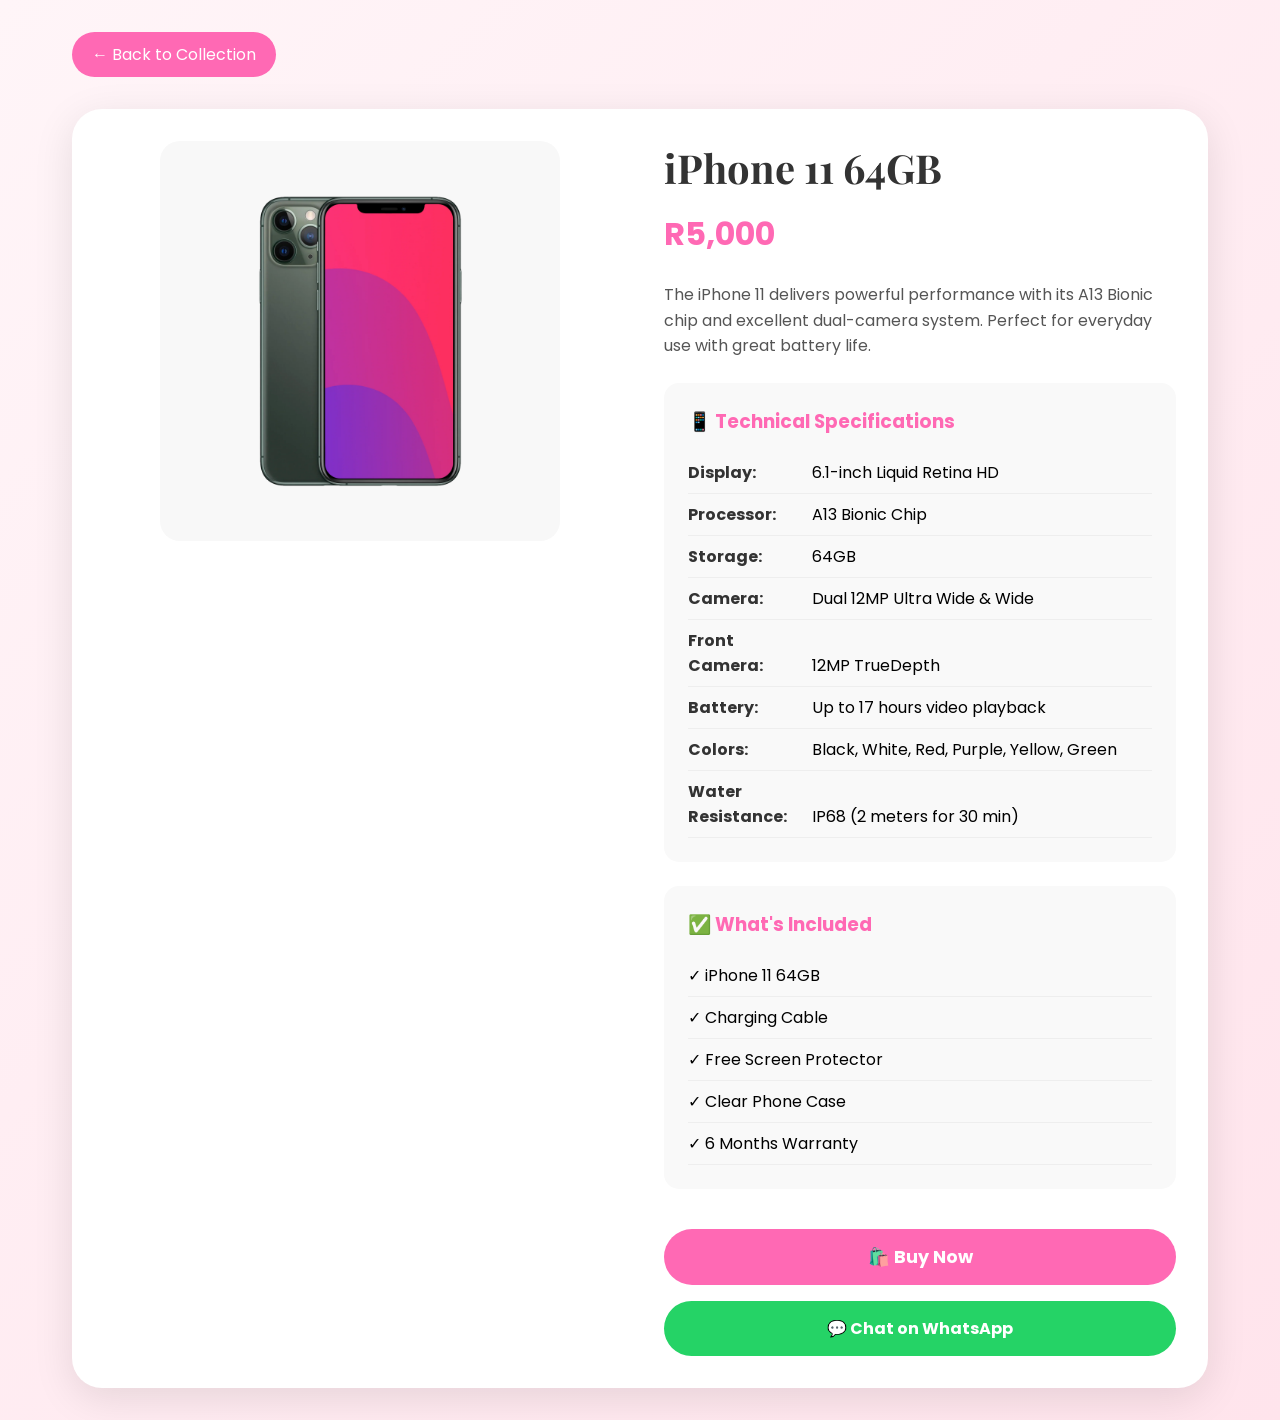
<file: product-iphone11.html>
<!DOCTYPE html>
<html lang="en">
<head>
  <meta charset="UTF-8">
  <meta name="viewport" content="width=device-width, initial-scale=1.0">
  <title>iPhone 11 - KAMVA'S IPHONE COLLECTION</title>
  <link href="https://fonts.googleapis.com/css2?family=Playfair+Display:wght@400;600;700;900&family=Poppins:wght@300;400;500;600&display=swap" rel="stylesheet">
  
  <style>
    * {
      margin: 0;
      padding: 0;
      box-sizing: border-box;
    }

    body {
      font-family: 'Poppins', sans-serif;
      background: linear-gradient(135deg, #fff5f8, #ffe4ec);
      min-height: 100vh;
    }

    .product-container {
      max-width: 1200px;
      margin: 0 auto;
      padding: 2rem;
    }

    .back-btn {
      display: inline-block;
      margin-bottom: 2rem;
      padding: 10px 20px;
      background: #ff69b4;
      color: white;
      text-decoration: none;
      border-radius: 25px;
      transition: 0.3s;
    }

    .back-btn:hover {
      background: #ff1493;
      transform: translateX(-5px);
    }

    .product-detail {
      background: white;
      border-radius: 30px;
      padding: 2rem;
      box-shadow: 0 10px 40px rgba(0,0,0,0.1);
      display: grid;
      grid-template-columns: 1fr 1fr;
      gap: 3rem;
    }

    .product-gallery {
      text-align: center;
    }

    .main-image {
      width: 100%;
      max-width: 400px;
      border-radius: 20px;
      margin-bottom: 1rem;
      background: #f8f8f8;
      padding: 20px;
    }

    .product-info h1 {
      font-family: 'Playfair Display', serif;
      font-size: 2.5rem;
      color: #333;
      margin-bottom: 1rem;
    }

    .product-price {
      font-size: 2rem;
      color: #ff69b4;
      font-weight: bold;
      margin: 1rem 0;
    }

    .product-description {
      margin: 1.5rem 0;
      line-height: 1.6;
      color: #555;
    }

    .specs {
      background: #f9f9f9;
      padding: 1.5rem;
      border-radius: 15px;
      margin: 1.5rem 0;
    }

    .specs h3 {
      color: #ff69b4;
      margin-bottom: 1rem;
    }

    .specs ul {
      list-style: none;
      padding: 0;
    }

    .specs li {
      padding: 8px 0;
      border-bottom: 1px solid #eee;
    }

    .specs li strong {
      color: #333;
      display: inline-block;
      width: 120px;
    }

    .buy-btn {
      display: inline-block;
      width: 100%;
      padding: 15px;
      background: #ff69b4;
      color: white;
      text-align: center;
      text-decoration: none;
      border-radius: 50px;
      font-weight: bold;
      font-size: 1.1rem;
      transition: 0.3s;
      margin-top: 1rem;
    }

    .buy-btn:hover {
      background: #ff1493;
      transform: scale(1.02);
    }

    .whatsapp-btn {
      display: inline-block;
      width: 100%;
      padding: 15px;
      background: #25D366;
      color: white;
      text-align: center;
      text-decoration: none;
      border-radius: 50px;
      font-weight: bold;
      margin-top: 1rem;
    }

    .whatsapp-btn:hover {
      background: #128C7E;
    }

    @media (max-width: 768px) {
      .product-detail {
        grid-template-columns: 1fr;
        gap: 1.5rem;
      }
    }
  </style>
</head>
<body>
  <div class="product-container">
    <a href="index.html" class="back-btn">← Back to Collection</a>
    
    <div class="product-detail">
      <div class="product-gallery">
        <img src="images/iPhone11.webp" alt="iPhone 11" class="main-image" onerror="this.src='https://via.placeholder.com/400x400?text=iPhone+11'">
      </div>
      
      <div class="product-info">
        <h1>iPhone 11 64GB</h1>
        <div class="product-price">R5,000</div>
        
        <div class="product-description">
          <p>The iPhone 11 delivers powerful performance with its A13 Bionic chip and excellent dual-camera system. Perfect for everyday use with great battery life.</p>
        </div>
        
        <div class="specs">
          <h3>📱 Technical Specifications</h3>
          <ul>
            <li><strong>Display:</strong> 6.1-inch Liquid Retina HD</li>
            <li><strong>Processor:</strong> A13 Bionic Chip</li>
            <li><strong>Storage:</strong> 64GB</li>
            <li><strong>Camera:</strong> Dual 12MP Ultra Wide & Wide</li>
            <li><strong>Front Camera:</strong> 12MP TrueDepth</li>
            <li><strong>Battery:</strong> Up to 17 hours video playback</li>
            <li><strong>Colors:</strong> Black, White, Red, Purple, Yellow, Green</li>
            <li><strong>Water Resistance:</strong> IP68 (2 meters for 30 min)</li>
          </ul>
        </div>
        
        <div class="specs">
          <h3>✅ What's Included</h3>
          <ul>
            <li>✓ iPhone 11 64GB</li>
            <li>✓ Charging Cable</li>
            <li>✓ Free Screen Protector</li>
            <li>✓ Clear Phone Case</li>
            <li>✓ 6 Months Warranty</li>
          </ul>
        </div>
        
        <a href="https://wa.me/27633769192?text=Hi!%20I'm%20interested%20in%20the%20iPhone%2011%2064GB%20for%20R5000" class="buy-btn" target="_blank">🛍️ Buy Now</a>
        <a href="https://wa.me/27633769192?text=Hi!%20I%20have%20a%20question%20about%20the%20iPhone%2011" class="whatsapp-btn" target="_blank">💬 Chat on WhatsApp</a>
      </div>
    </div>
  </div>
</body>
</html>
</file>
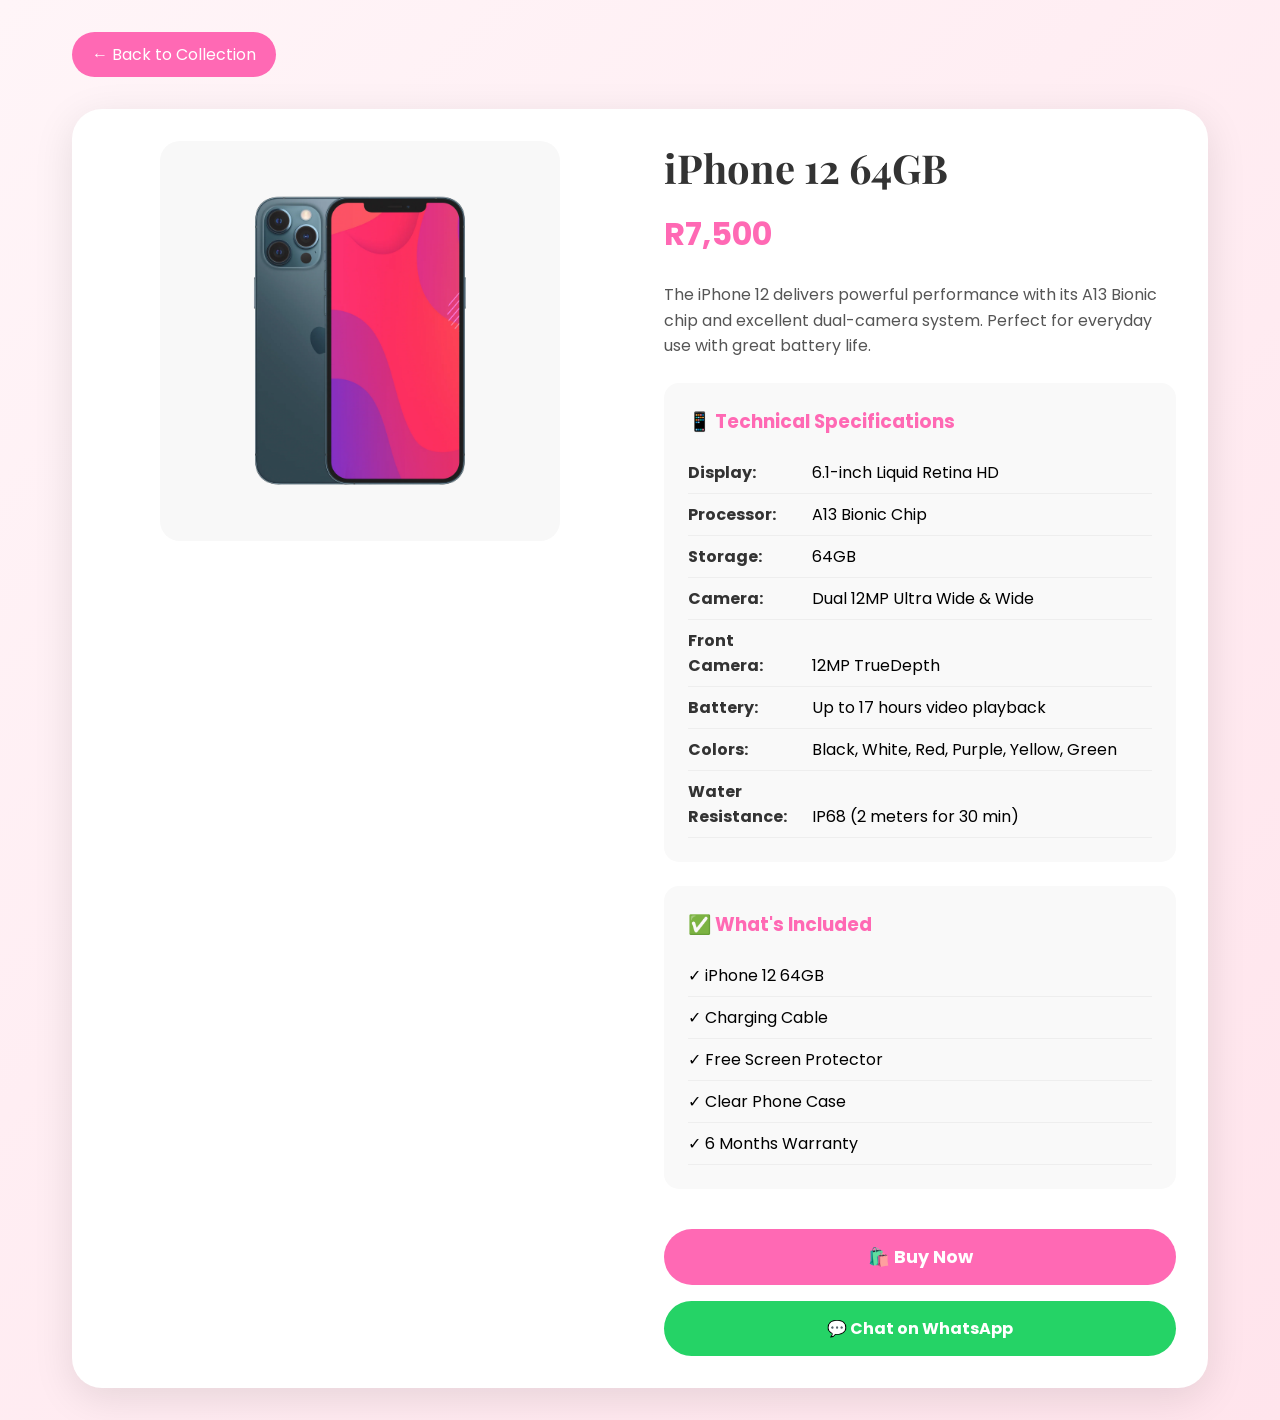
<file: product-iphone12.html>
<!DOCTYPE html>
<html lang="en">
<head>
  <meta charset="UTF-8">
  <meta name="viewport" content="width=device-width, initial-scale=1.0">
  <title>iPhone 11 - KAMVA'S IPHONE COLLECTION</title>
  <link href="https://fonts.googleapis.com/css2?family=Playfair+Display:wght@400;600;700;900&family=Poppins:wght@300;400;500;600&display=swap" rel="stylesheet">
  
  <style>
    * {
      margin: 0;
      padding: 0;
      box-sizing: border-box;
    }

    body {
      font-family: 'Poppins', sans-serif;
      background: linear-gradient(135deg, #fff5f8, #ffe4ec);
      min-height: 100vh;
    }

    .product-container {
      max-width: 1200px;
      margin: 0 auto;
      padding: 2rem;
    }

    .back-btn {
      display: inline-block;
      margin-bottom: 2rem;
      padding: 10px 20px;
      background: #ff69b4;
      color: white;
      text-decoration: none;
      border-radius: 25px;
      transition: 0.3s;
    }

    .back-btn:hover {
      background: #ff1493;
      transform: translateX(-5px);
    }

    .product-detail {
      background: white;
      border-radius: 30px;
      padding: 2rem;
      box-shadow: 0 10px 40px rgba(0,0,0,0.1);
      display: grid;
      grid-template-columns: 1fr 1fr;
      gap: 3rem;
    }

    .product-gallery {
      text-align: center;
    }

    .main-image {
      width: 100%;
      max-width: 400px;
      border-radius: 20px;
      margin-bottom: 1rem;
      background: #f8f8f8;
      padding: 20px;
    }

    .product-info h1 {
      font-family: 'Playfair Display', serif;
      font-size: 2.5rem;
      color: #333;
      margin-bottom: 1rem;
    }

    .product-price {
      font-size: 2rem;
      color: #ff69b4;
      font-weight: bold;
      margin: 1rem 0;
    }

    .product-description {
      margin: 1.5rem 0;
      line-height: 1.6;
      color: #555;
    }

    .specs {
      background: #f9f9f9;
      padding: 1.5rem;
      border-radius: 15px;
      margin: 1.5rem 0;
    }

    .specs h3 {
      color: #ff69b4;
      margin-bottom: 1rem;
    }

    .specs ul {
      list-style: none;
      padding: 0;
    }

    .specs li {
      padding: 8px 0;
      border-bottom: 1px solid #eee;
    }

    .specs li strong {
      color: #333;
      display: inline-block;
      width: 120px;
    }

    .buy-btn {
      display: inline-block;
      width: 100%;
      padding: 15px;
      background: #ff69b4;
      color: white;
      text-align: center;
      text-decoration: none;
      border-radius: 50px;
      font-weight: bold;
      font-size: 1.1rem;
      transition: 0.3s;
      margin-top: 1rem;
    }

    .buy-btn:hover {
      background: #ff1493;
      transform: scale(1.02);
    }

    .whatsapp-btn {
      display: inline-block;
      width: 100%;
      padding: 15px;
      background: #25D366;
      color: white;
      text-align: center;
      text-decoration: none;
      border-radius: 50px;
      font-weight: bold;
      margin-top: 1rem;
    }

    .whatsapp-btn:hover {
      background: #128C7E;
    }

    @media (max-width: 768px) {
      .product-detail {
        grid-template-columns: 1fr;
        gap: 1.5rem;
      }
    }
  </style>
</head>
<body>
  <div class="product-container">
    <a href="index.html" class="back-btn">← Back to Collection</a>
    
    <div class="product-detail">
      <div class="product-gallery">
        <img src="images/iphone12.webp" alt="iPhone 12" class="main-image" onerror="this.src='https://via.placeholder.com/400x400?text=iPhone+11'">
      </div>
      
      <div class="product-info">
        <h1>iPhone 12 64GB</h1>
        <div class="product-price">R7,500</div>
        
        <div class="product-description">
          <p>The iPhone 12 delivers powerful performance with its A13 Bionic chip and excellent dual-camera system. Perfect for everyday use with great battery life.</p>
        </div>
        
        <div class="specs">
          <h3>📱 Technical Specifications</h3>
          <ul>
            <li><strong>Display:</strong> 6.1-inch Liquid Retina HD</li>
            <li><strong>Processor:</strong> A13 Bionic Chip</li>
            <li><strong>Storage:</strong> 64GB</li>
            <li><strong>Camera:</strong> Dual 12MP Ultra Wide & Wide</li>
            <li><strong>Front Camera:</strong> 12MP TrueDepth</li>
            <li><strong>Battery:</strong> Up to 17 hours video playback</li>
            <li><strong>Colors:</strong> Black, White, Red, Purple, Yellow, Green</li>
            <li><strong>Water Resistance:</strong> IP68 (2 meters for 30 min)</li>
          </ul>
        </div>
        
        <div class="specs">
          <h3>✅ What's Included</h3>
          <ul>
            <li>✓ iPhone 12 64GB</li>
            <li>✓ Charging Cable</li>
            <li>✓ Free Screen Protector</li>
            <li>✓ Clear Phone Case</li>
            <li>✓ 6 Months Warranty</li>
          </ul>
        </div>
        
        <a href="https://wa.me/27633769192?text=Hi!%20I'm%20interested%20in%20the%20iPhone%2011%2064GB%20for%20R5000" class="buy-btn" target="_blank">🛍️ Buy Now</a>
        <a href="https://wa.me/27633769192?text=Hi!%20I%20have%20a%20question%20about%20the%20iPhone%2011" class="whatsapp-btn" target="_blank">💬 Chat on WhatsApp</a>
      </div>
    </div>
  </div>
</body>
</html>
</file>
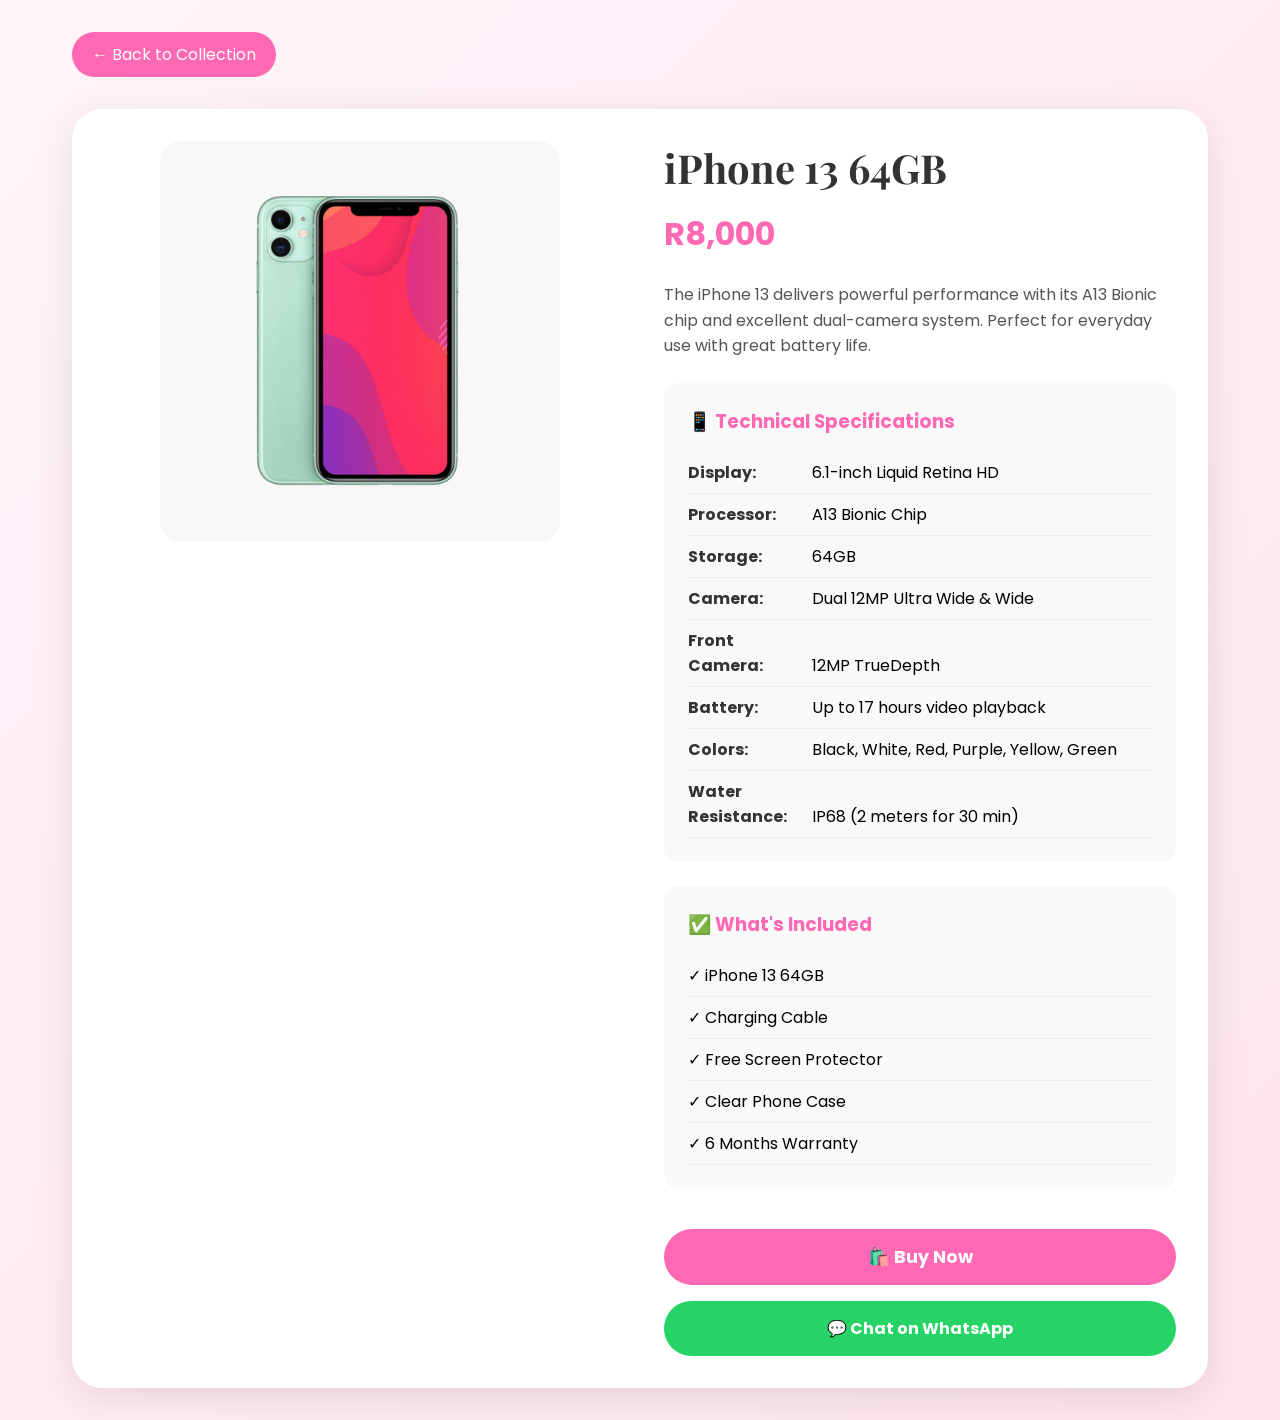
<file: product-iphone13.html>
<!DOCTYPE html>
<html lang="en">
<head>
  <meta charset="UTF-8">
  <meta name="viewport" content="width=device-width, initial-scale=1.0">
  <title>iPhone 11 - KAMVA'S IPHONE COLLECTION</title>
  <link href="https://fonts.googleapis.com/css2?family=Playfair+Display:wght@400;600;700;900&family=Poppins:wght@300;400;500;600&display=swap" rel="stylesheet">
  
  <style>
    * {
      margin: 0;
      padding: 0;
      box-sizing: border-box;
    }

    body {
      font-family: 'Poppins', sans-serif;
      background: linear-gradient(135deg, #fff5f8, #ffe4ec);
      min-height: 100vh;
    }

    .product-container {
      max-width: 1200px;
      margin: 0 auto;
      padding: 2rem;
    }

    .back-btn {
      display: inline-block;
      margin-bottom: 2rem;
      padding: 10px 20px;
      background: #ff69b4;
      color: white;
      text-decoration: none;
      border-radius: 25px;
      transition: 0.3s;
    }

    .back-btn:hover {
      background: #ff1493;
      transform: translateX(-5px);
    }

    .product-detail {
      background: white;
      border-radius: 30px;
      padding: 2rem;
      box-shadow: 0 10px 40px rgba(0,0,0,0.1);
      display: grid;
      grid-template-columns: 1fr 1fr;
      gap: 3rem;
    }

    .product-gallery {
      text-align: center;
    }

    .main-image {
      width: 100%;
      max-width: 400px;
      border-radius: 20px;
      margin-bottom: 1rem;
      background: #f8f8f8;
      padding: 20px;
    }

    .product-info h1 {
      font-family: 'Playfair Display', serif;
      font-size: 2.5rem;
      color: #333;
      margin-bottom: 1rem;
    }

    .product-price {
      font-size: 2rem;
      color: #ff69b4;
      font-weight: bold;
      margin: 1rem 0;
    }

    .product-description {
      margin: 1.5rem 0;
      line-height: 1.6;
      color: #555;
    }

    .specs {
      background: #f9f9f9;
      padding: 1.5rem;
      border-radius: 15px;
      margin: 1.5rem 0;
    }

    .specs h3 {
      color: #ff69b4;
      margin-bottom: 1rem;
    }

    .specs ul {
      list-style: none;
      padding: 0;
    }

    .specs li {
      padding: 8px 0;
      border-bottom: 1px solid #eee;
    }

    .specs li strong {
      color: #333;
      display: inline-block;
      width: 120px;
    }

    .buy-btn {
      display: inline-block;
      width: 100%;
      padding: 15px;
      background: #ff69b4;
      color: white;
      text-align: center;
      text-decoration: none;
      border-radius: 50px;
      font-weight: bold;
      font-size: 1.1rem;
      transition: 0.3s;
      margin-top: 1rem;
    }

    .buy-btn:hover {
      background: #ff1493;
      transform: scale(1.02);
    }

    .whatsapp-btn {
      display: inline-block;
      width: 100%;
      padding: 15px;
      background: #25D366;
      color: white;
      text-align: center;
      text-decoration: none;
      border-radius: 50px;
      font-weight: bold;
      margin-top: 1rem;
    }

    .whatsapp-btn:hover {
      background: #128C7E;
    }

    @media (max-width: 768px) {
      .product-detail {
        grid-template-columns: 1fr;
        gap: 1.5rem;
      }
    }
  </style>
</head>
<body>
  <div class="product-container">
    <a href="index.html" class="back-btn">← Back to Collection</a>
    
    <div class="product-detail">
      <div class="product-gallery">
        <img src="images/iphone13.webp" alt="iPhone 13" class="main-image" onerror="this.src='https://via.placeholder.com/400x400?text=iPhone+11'">
      </div>
      
      <div class="product-info">
        <h1>iPhone 13 64GB</h1>
        <div class="product-price">R8,000</div>
        
        <div class="product-description">
          <p>The iPhone 13 delivers powerful performance with its A13 Bionic chip and excellent dual-camera system. Perfect for everyday use with great battery life.</p>
        </div>
        
        <div class="specs">
          <h3>📱 Technical Specifications</h3>
          <ul>
            <li><strong>Display:</strong> 6.1-inch Liquid Retina HD</li>
            <li><strong>Processor:</strong> A13 Bionic Chip</li>
            <li><strong>Storage:</strong> 64GB</li>
            <li><strong>Camera:</strong> Dual 12MP Ultra Wide & Wide</li>
            <li><strong>Front Camera:</strong> 12MP TrueDepth</li>
            <li><strong>Battery:</strong> Up to 17 hours video playback</li>
            <li><strong>Colors:</strong> Black, White, Red, Purple, Yellow, Green</li>
            <li><strong>Water Resistance:</strong> IP68 (2 meters for 30 min)</li>
          </ul>
        </div>
        
        <div class="specs">
          <h3>✅ What's Included</h3>
          <ul>
            <li>✓ iPhone 13 64GB</li>
            <li>✓ Charging Cable</li>
            <li>✓ Free Screen Protector</li>
            <li>✓ Clear Phone Case</li>
            <li>✓ 6 Months Warranty</li>
          </ul>
        </div>
        
        <a href="https://wa.me/27633769192?text=Hi!%20I'm%20interested%20in%20the%20iPhone%2011%2064GB%20for%20R5000" class="buy-btn" target="_blank">🛍️ Buy Now</a>
        <a href="https://wa.me/27633769192?text=Hi!%20I%20have%20a%20question%20about%20the%20iPhone%2011" class="whatsapp-btn" target="_blank">💬 Chat on WhatsApp</a>
      </div>
    </div>
  </div>
</body>
</html>
</file>
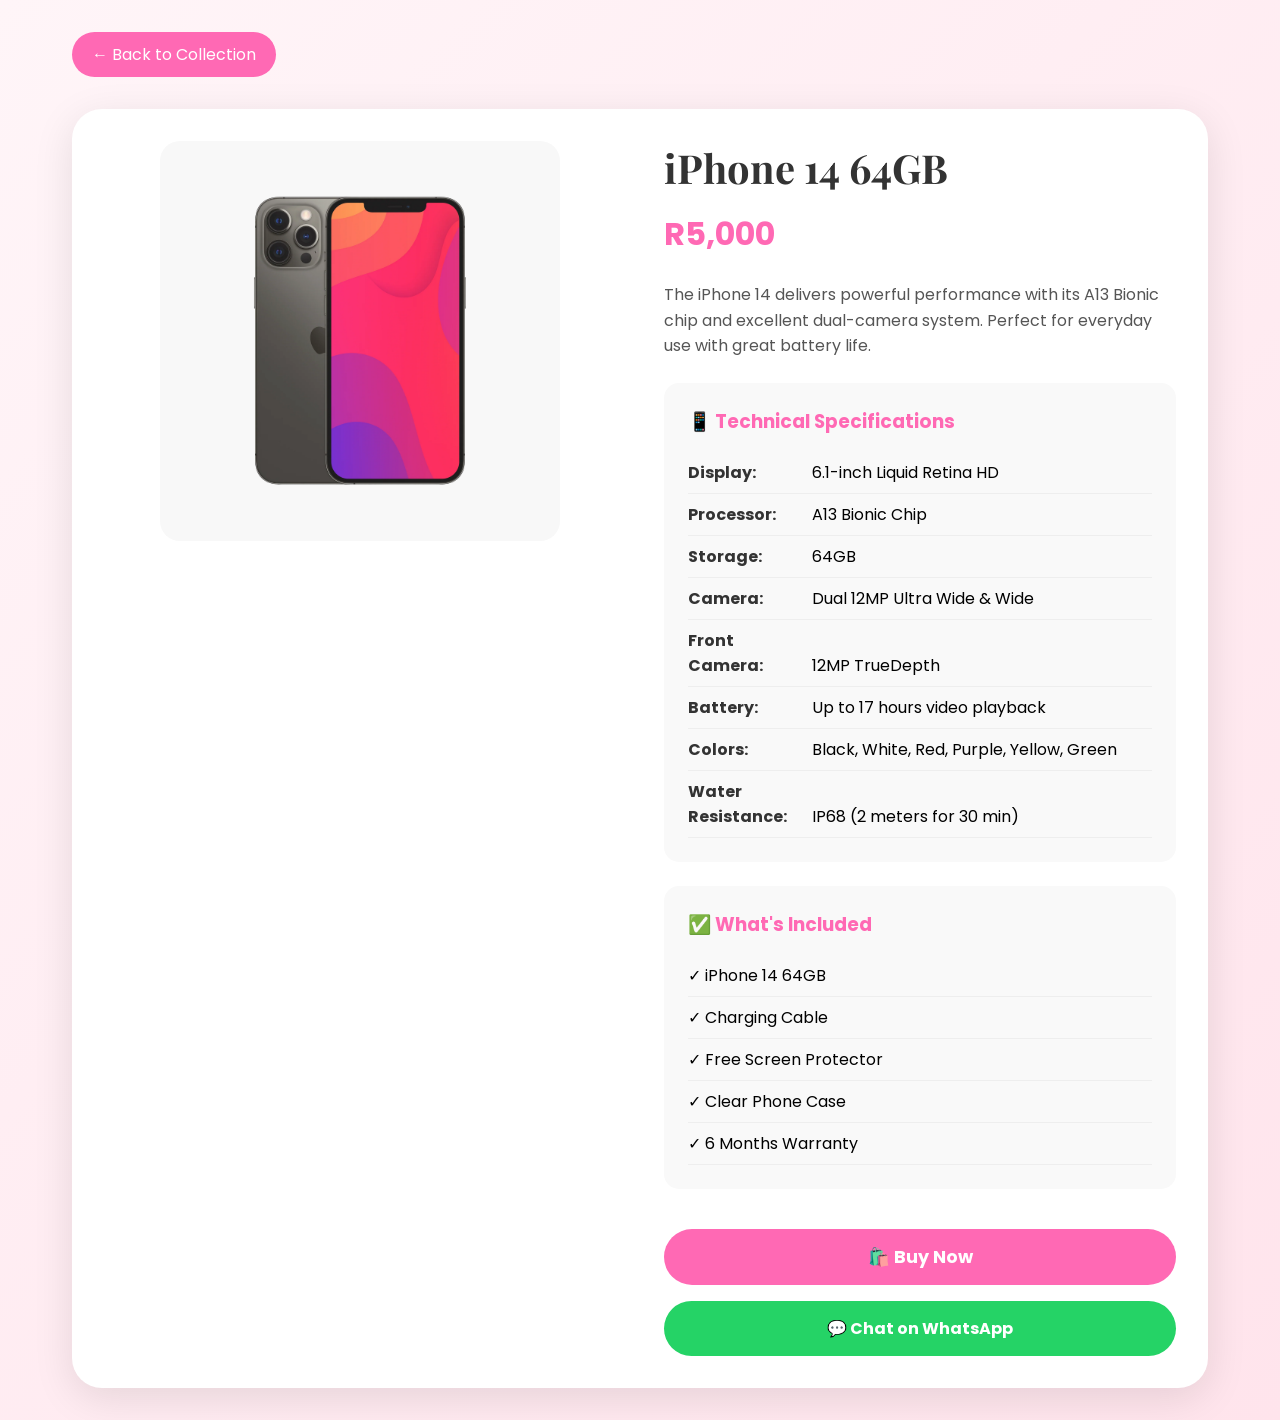
<file: product-iphone14.html>
<!DOCTYPE html>
<html lang="en">
<head>
  <meta charset="UTF-8">
  <meta name="viewport" content="width=device-width, initial-scale=1.0">
  <title>iPhone 11 - KAMVA'S IPHONE COLLECTION</title>
  <link href="https://fonts.googleapis.com/css2?family=Playfair+Display:wght@400;600;700;900&family=Poppins:wght@300;400;500;600&display=swap" rel="stylesheet">
  
  <style>
    * {
      margin: 0;
      padding: 0;
      box-sizing: border-box;
    }

    body {
      font-family: 'Poppins', sans-serif;
      background: linear-gradient(135deg, #fff5f8, #ffe4ec);
      min-height: 100vh;
    }

    .product-container {
      max-width: 1200px;
      margin: 0 auto;
      padding: 2rem;
    }

    .back-btn {
      display: inline-block;
      margin-bottom: 2rem;
      padding: 10px 20px;
      background: #ff69b4;
      color: white;
      text-decoration: none;
      border-radius: 25px;
      transition: 0.3s;
    }

    .back-btn:hover {
      background: #ff1493;
      transform: translateX(-5px);
    }

    .product-detail {
      background: white;
      border-radius: 30px;
      padding: 2rem;
      box-shadow: 0 10px 40px rgba(0,0,0,0.1);
      display: grid;
      grid-template-columns: 1fr 1fr;
      gap: 3rem;
    }

    .product-gallery {
      text-align: center;
    }

    .main-image {
      width: 100%;
      max-width: 400px;
      border-radius: 20px;
      margin-bottom: 1rem;
      background: #f8f8f8;
      padding: 20px;
    }

    .product-info h1 {
      font-family: 'Playfair Display', serif;
      font-size: 2.5rem;
      color: #333;
      margin-bottom: 1rem;
    }

    .product-price {
      font-size: 2rem;
      color: #ff69b4;
      font-weight: bold;
      margin: 1rem 0;
    }

    .product-description {
      margin: 1.5rem 0;
      line-height: 1.6;
      color: #555;
    }

    .specs {
      background: #f9f9f9;
      padding: 1.5rem;
      border-radius: 15px;
      margin: 1.5rem 0;
    }

    .specs h3 {
      color: #ff69b4;
      margin-bottom: 1rem;
    }

    .specs ul {
      list-style: none;
      padding: 0;
    }

    .specs li {
      padding: 8px 0;
      border-bottom: 1px solid #eee;
    }

    .specs li strong {
      color: #333;
      display: inline-block;
      width: 120px;
    }

    .buy-btn {
      display: inline-block;
      width: 100%;
      padding: 15px;
      background: #ff69b4;
      color: white;
      text-align: center;
      text-decoration: none;
      border-radius: 50px;
      font-weight: bold;
      font-size: 1.1rem;
      transition: 0.3s;
      margin-top: 1rem;
    }

    .buy-btn:hover {
      background: #ff1493;
      transform: scale(1.02);
    }

    .whatsapp-btn {
      display: inline-block;
      width: 100%;
      padding: 15px;
      background: #25D366;
      color: white;
      text-align: center;
      text-decoration: none;
      border-radius: 50px;
      font-weight: bold;
      margin-top: 1rem;
    }

    .whatsapp-btn:hover {
      background: #128C7E;
    }

    @media (max-width: 768px) {
      .product-detail {
        grid-template-columns: 1fr;
        gap: 1.5rem;
      }
    }
  </style>
</head>
<body>
  <div class="product-container">
    <a href="index.html" class="back-btn">← Back to Collection</a>
    
    <div class="product-detail">
      <div class="product-gallery">
        <img src="images/iphone14.webp" alt="iPhone 14" class="main-image" onerror="this.src='https://via.placeholder.com/400x400?text=iPhone+11'">
      </div>
      
      <div class="product-info">
        <h1>iPhone 14 64GB</h1>
        <div class="product-price">R5,000</div>
        
        <div class="product-description">
          <p>The iPhone 14 delivers powerful performance with its A13 Bionic chip and excellent dual-camera system. Perfect for everyday use with great battery life.</p>
        </div>
        
        <div class="specs">
          <h3>📱 Technical Specifications</h3>
          <ul>
            <li><strong>Display:</strong> 6.1-inch Liquid Retina HD</li>
            <li><strong>Processor:</strong> A13 Bionic Chip</li>
            <li><strong>Storage:</strong> 64GB</li>
            <li><strong>Camera:</strong> Dual 12MP Ultra Wide & Wide</li>
            <li><strong>Front Camera:</strong> 12MP TrueDepth</li>
            <li><strong>Battery:</strong> Up to 17 hours video playback</li>
            <li><strong>Colors:</strong> Black, White, Red, Purple, Yellow, Green</li>
            <li><strong>Water Resistance:</strong> IP68 (2 meters for 30 min)</li>
          </ul>
        </div>
        
        <div class="specs">
          <h3>✅ What's Included</h3>
          <ul>
            <li>✓ iPhone 14 64GB</li>
            <li>✓ Charging Cable</li>
            <li>✓ Free Screen Protector</li>
            <li>✓ Clear Phone Case</li>
            <li>✓ 6 Months Warranty</li>
          </ul>
        </div>
        
        <a href="https://wa.me/27633769192?text=Hi!%20I'm%20interested%20in%20the%20iPhone%2011%2064GB%20for%20R5000" class="buy-btn" target="_blank">🛍️ Buy Now</a>
        <a href="https://wa.me/27633769192?text=Hi!%20I%20have%20a%20question%20about%20the%20iPhone%2011" class="whatsapp-btn" target="_blank">💬 Chat on WhatsApp</a>
      </div>
    </div>
  </div>
</body>
</html>
</file>
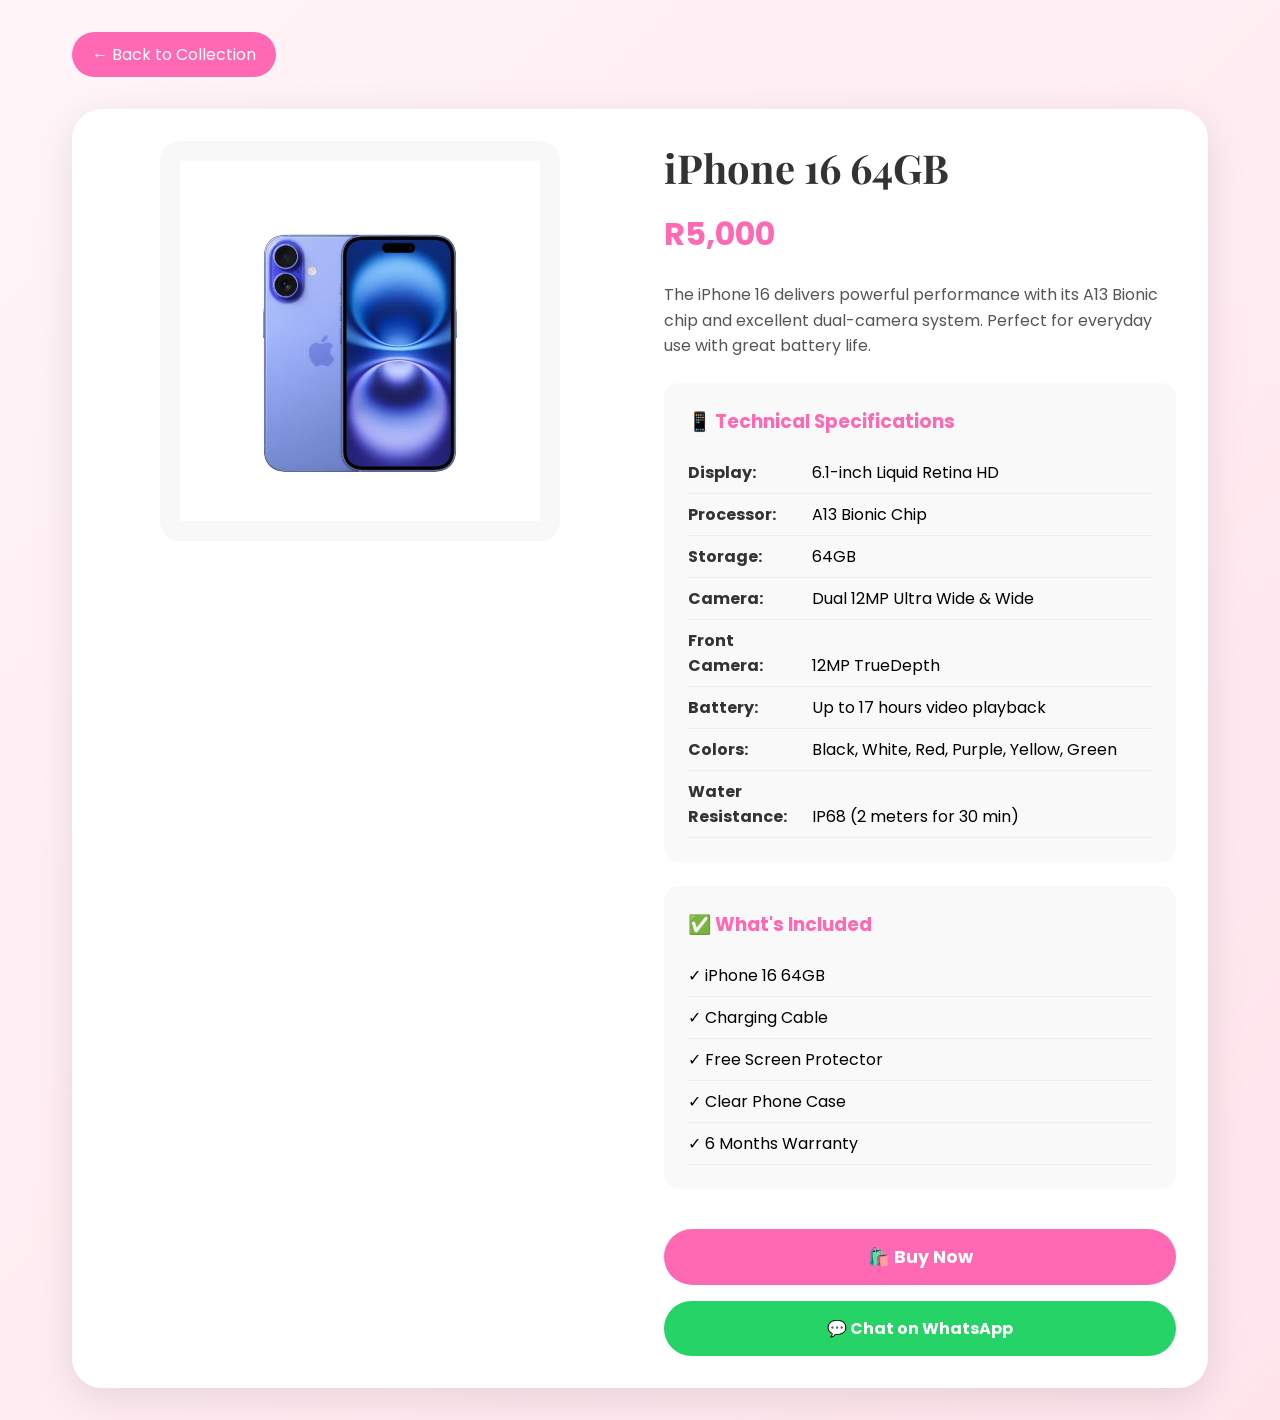
<file: product-iphone16.html>
<!DOCTYPE html>
<html lang="en">
<head>
  <meta charset="UTF-8">
  <meta name="viewport" content="width=device-width, initial-scale=1.0">
  <title>iPhone 11 - KAMVA'S IPHONE COLLECTION</title>
  <link href="https://fonts.googleapis.com/css2?family=Playfair+Display:wght@400;600;700;900&family=Poppins:wght@300;400;500;600&display=swap" rel="stylesheet">
  
  <style>
    * {
      margin: 0;
      padding: 0;
      box-sizing: border-box;
    }

    body {
      font-family: 'Poppins', sans-serif;
      background: linear-gradient(135deg, #fff5f8, #ffe4ec);
      min-height: 100vh;
    }

    .product-container {
      max-width: 1200px;
      margin: 0 auto;
      padding: 2rem;
    }

    .back-btn {
      display: inline-block;
      margin-bottom: 2rem;
      padding: 10px 20px;
      background: #ff69b4;
      color: white;
      text-decoration: none;
      border-radius: 25px;
      transition: 0.3s;
    }

    .back-btn:hover {
      background: #ff1493;
      transform: translateX(-5px);
    }

    .product-detail {
      background: white;
      border-radius: 30px;
      padding: 2rem;
      box-shadow: 0 10px 40px rgba(0,0,0,0.1);
      display: grid;
      grid-template-columns: 1fr 1fr;
      gap: 3rem;
    }

    .product-gallery {
      text-align: center;
    }

    .main-image {
      width: 100%;
      max-width: 400px;
      border-radius: 20px;
      margin-bottom: 1rem;
      background: #f8f8f8;
      padding: 20px;
    }

    .product-info h1 {
      font-family: 'Playfair Display', serif;
      font-size: 2.5rem;
      color: #333;
      margin-bottom: 1rem;
    }

    .product-price {
      font-size: 2rem;
      color: #ff69b4;
      font-weight: bold;
      margin: 1rem 0;
    }

    .product-description {
      margin: 1.5rem 0;
      line-height: 1.6;
      color: #555;
    }

    .specs {
      background: #f9f9f9;
      padding: 1.5rem;
      border-radius: 15px;
      margin: 1.5rem 0;
    }

    .specs h3 {
      color: #ff69b4;
      margin-bottom: 1rem;
    }

    .specs ul {
      list-style: none;
      padding: 0;
    }

    .specs li {
      padding: 8px 0;
      border-bottom: 1px solid #eee;
    }

    .specs li strong {
      color: #333;
      display: inline-block;
      width: 120px;
    }

    .buy-btn {
      display: inline-block;
      width: 100%;
      padding: 15px;
      background: #ff69b4;
      color: white;
      text-align: center;
      text-decoration: none;
      border-radius: 50px;
      font-weight: bold;
      font-size: 1.1rem;
      transition: 0.3s;
      margin-top: 1rem;
    }

    .buy-btn:hover {
      background: #ff1493;
      transform: scale(1.02);
    }

    .whatsapp-btn {
      display: inline-block;
      width: 100%;
      padding: 15px;
      background: #25D366;
      color: white;
      text-align: center;
      text-decoration: none;
      border-radius: 50px;
      font-weight: bold;
      margin-top: 1rem;
    }

    .whatsapp-btn:hover {
      background: #128C7E;
    }

    @media (max-width: 768px) {
      .product-detail {
        grid-template-columns: 1fr;
        gap: 1.5rem;
      }
    }
  </style>
</head>
<body>
  <div class="product-container">
    <a href="index.html" class="back-btn">← Back to Collection</a>
    
    <div class="product-detail">
      <div class="product-gallery">
        <img src="images/iphone16.webp" alt="iPhone 16" class="main-image" onerror="this.src='https://via.placeholder.com/400x400?text=iPhone+11'">
      </div>
      
      <div class="product-info">
        <h1>iPhone 16 64GB</h1>
        <div class="product-price">R5,000</div>
        
        <div class="product-description">
          <p>The iPhone 16 delivers powerful performance with its A13 Bionic chip and excellent dual-camera system. Perfect for everyday use with great battery life.</p>
        </div>
        
        <div class="specs">
          <h3>📱 Technical Specifications</h3>
          <ul>
            <li><strong>Display:</strong> 6.1-inch Liquid Retina HD</li>
            <li><strong>Processor:</strong> A13 Bionic Chip</li>
            <li><strong>Storage:</strong> 64GB</li>
            <li><strong>Camera:</strong> Dual 12MP Ultra Wide & Wide</li>
            <li><strong>Front Camera:</strong> 12MP TrueDepth</li>
            <li><strong>Battery:</strong> Up to 17 hours video playback</li>
            <li><strong>Colors:</strong> Black, White, Red, Purple, Yellow, Green</li>
            <li><strong>Water Resistance:</strong> IP68 (2 meters for 30 min)</li>
          </ul>
        </div>
        
        <div class="specs">
          <h3>✅ What's Included</h3>
          <ul>
            <li>✓ iPhone 16 64GB</li>
            <li>✓ Charging Cable</li>
            <li>✓ Free Screen Protector</li>
            <li>✓ Clear Phone Case</li>
            <li>✓ 6 Months Warranty</li>
          </ul>
        </div>
        
        <a href="https://wa.me/27633769192?text=Hi!%20I'm%20interested%20in%20the%20iPhone%2011%2064GB%20for%20R5000" class="buy-btn" target="_blank">🛍️ Buy Now</a>
        <a href="https://wa.me/27633769192?text=Hi!%20I%20have%20a%20question%20about%20the%20iPhone%2011" class="whatsapp-btn" target="_blank">💬 Chat on WhatsApp</a>
      </div>
    </div>
  </div>
</body>
</html>
</file>
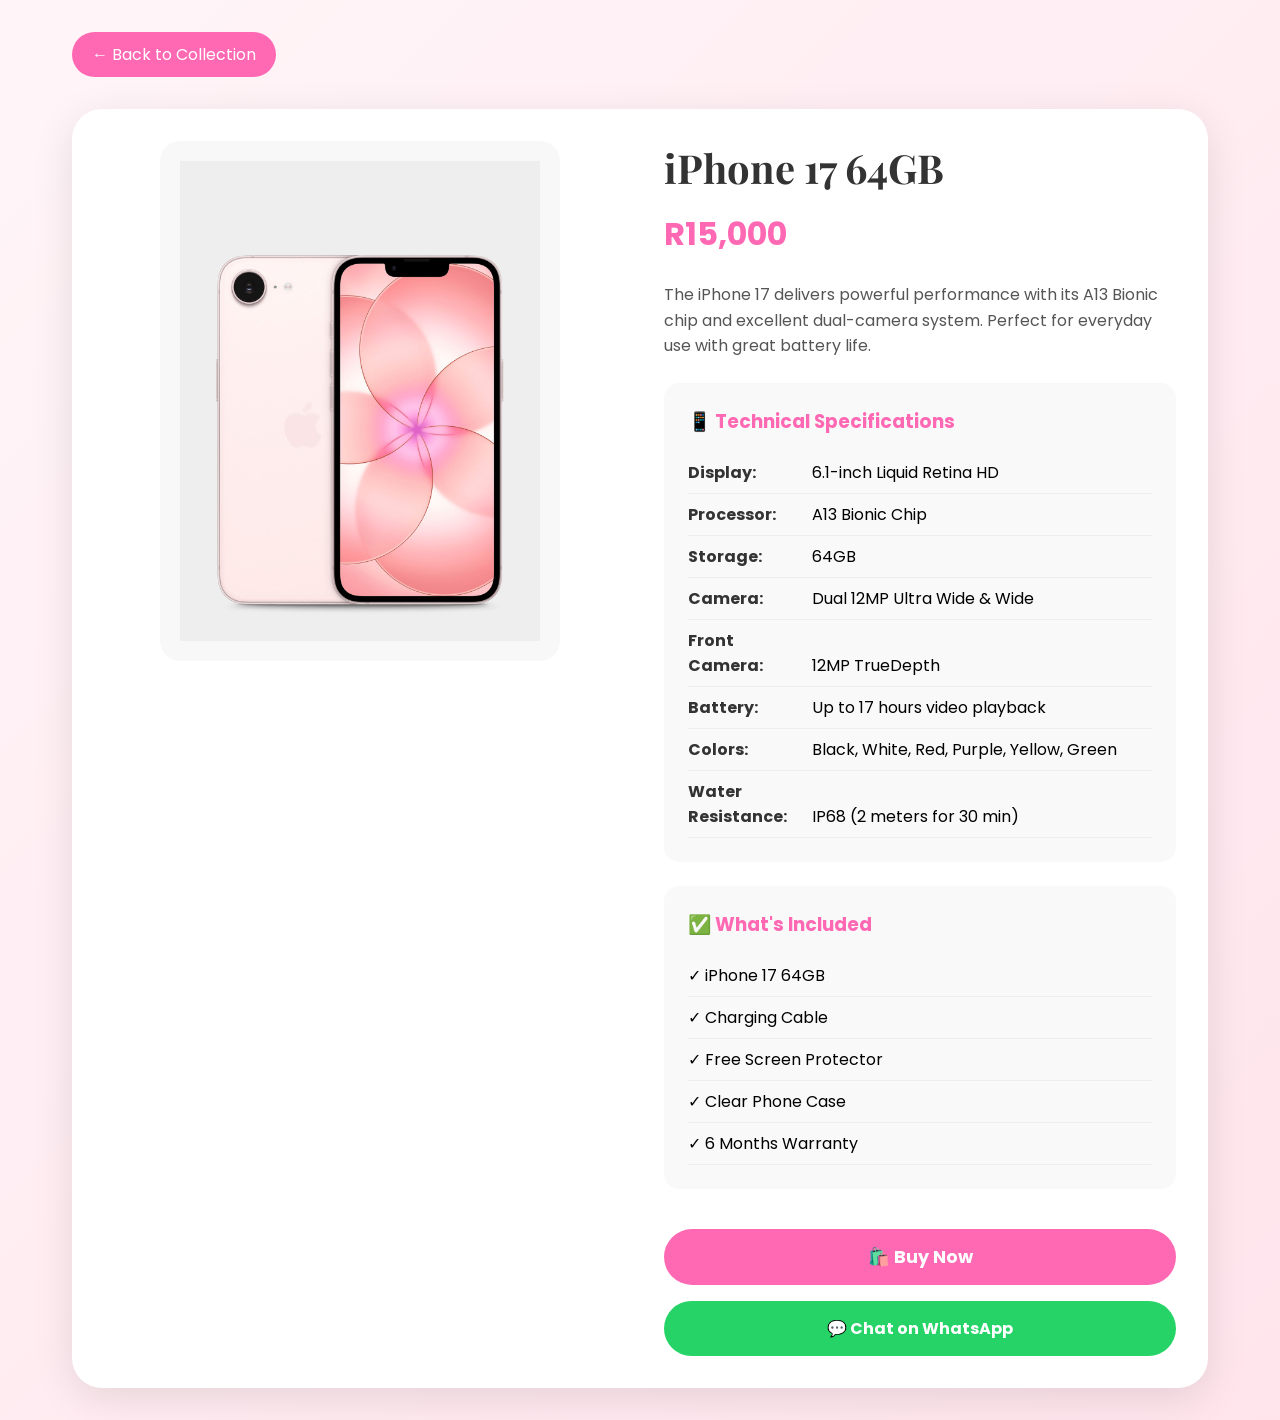
<file: product-iphone17.html>
<!DOCTYPE html>
<html lang="en">
<head>
  <meta charset="UTF-8">
  <meta name="viewport" content="width=device-width, initial-scale=1.0">
  <title>iPhone 11 - KAMVA'S IPHONE COLLECTION</title>
  <link href="https://fonts.googleapis.com/css2?family=Playfair+Display:wght@400;600;700;900&family=Poppins:wght@300;400;500;600&display=swap" rel="stylesheet">
  
  <style>
    * {
      margin: 0;
      padding: 0;
      box-sizing: border-box;
    }

    body {
      font-family: 'Poppins', sans-serif;
      background: linear-gradient(135deg, #fff5f8, #ffe4ec);
      min-height: 100vh;
    }

    .product-container {
      max-width: 1200px;
      margin: 0 auto;
      padding: 2rem;
    }

    .back-btn {
      display: inline-block;
      margin-bottom: 2rem;
      padding: 10px 20px;
      background: #ff69b4;
      color: white;
      text-decoration: none;
      border-radius: 25px;
      transition: 0.3s;
    }

    .back-btn:hover {
      background: #ff1493;
      transform: translateX(-5px);
    }

    .product-detail {
      background: white;
      border-radius: 30px;
      padding: 2rem;
      box-shadow: 0 10px 40px rgba(0,0,0,0.1);
      display: grid;
      grid-template-columns: 1fr 1fr;
      gap: 3rem;
    }

    .product-gallery {
      text-align: center;
    }

    .main-image {
      width: 100%;
      max-width: 400px;
      border-radius: 20px;
      margin-bottom: 1rem;
      background: #f8f8f8;
      padding: 20px;
    }

    .product-info h1 {
      font-family: 'Playfair Display', serif;
      font-size: 2.5rem;
      color: #333;
      margin-bottom: 1rem;
    }

    .product-price {
      font-size: 2rem;
      color: #ff69b4;
      font-weight: bold;
      margin: 1rem 0;
    }

    .product-description {
      margin: 1.5rem 0;
      line-height: 1.6;
      color: #555;
    }

    .specs {
      background: #f9f9f9;
      padding: 1.5rem;
      border-radius: 15px;
      margin: 1.5rem 0;
    }

    .specs h3 {
      color: #ff69b4;
      margin-bottom: 1rem;
    }

    .specs ul {
      list-style: none;
      padding: 0;
    }

    .specs li {
      padding: 8px 0;
      border-bottom: 1px solid #eee;
    }

    .specs li strong {
      color: #333;
      display: inline-block;
      width: 120px;
    }

    .buy-btn {
      display: inline-block;
      width: 100%;
      padding: 15px;
      background: #ff69b4;
      color: white;
      text-align: center;
      text-decoration: none;
      border-radius: 50px;
      font-weight: bold;
      font-size: 1.1rem;
      transition: 0.3s;
      margin-top: 1rem;
    }

    .buy-btn:hover {
      background: #ff1493;
      transform: scale(1.02);
    }

    .whatsapp-btn {
      display: inline-block;
      width: 100%;
      padding: 15px;
      background: #25D366;
      color: white;
      text-align: center;
      text-decoration: none;
      border-radius: 50px;
      font-weight: bold;
      margin-top: 1rem;
    }

    .whatsapp-btn:hover {
      background: #128C7E;
    }

    @media (max-width: 768px) {
      .product-detail {
        grid-template-columns: 1fr;
        gap: 1.5rem;
      }
    }
  </style>
</head>
<body>
  <div class="product-container">
    <a href="index.html" class="back-btn">← Back to Collection</a>
    
    <div class="product-detail">
      <div class="product-gallery">
        <img src="images/iphone17.png" alt="iPhone 17" class="main-image" onerror="this.src='https://via.placeholder.com/400x400?text=iPhone+11'">
      </div>
      
      <div class="product-info">
        <h1>iPhone 17 64GB</h1>
        <div class="product-price">R15,000</div>
        
        <div class="product-description">
          <p>The iPhone 17 delivers powerful performance with its A13 Bionic chip and excellent dual-camera system. Perfect for everyday use with great battery life.</p>
        </div>
        
        <div class="specs">
          <h3>📱 Technical Specifications</h3>
          <ul>
            <li><strong>Display:</strong> 6.1-inch Liquid Retina HD</li>
            <li><strong>Processor:</strong> A13 Bionic Chip</li>
            <li><strong>Storage:</strong> 64GB</li>
            <li><strong>Camera:</strong> Dual 12MP Ultra Wide & Wide</li>
            <li><strong>Front Camera:</strong> 12MP TrueDepth</li>
            <li><strong>Battery:</strong> Up to 17 hours video playback</li>
            <li><strong>Colors:</strong> Black, White, Red, Purple, Yellow, Green</li>
            <li><strong>Water Resistance:</strong> IP68 (2 meters for 30 min)</li>
          </ul>
        </div>
        
        <div class="specs">
          <h3>✅ What's Included</h3>
          <ul>
            <li>✓ iPhone 17 64GB</li>
            <li>✓ Charging Cable</li>
            <li>✓ Free Screen Protector</li>
            <li>✓ Clear Phone Case</li>
            <li>✓ 6 Months Warranty</li>
          </ul>
        </div>
        
        <a href="https://wa.me/27633769192?text=Hi!%20I'm%20interested%20in%20the%20iPhone%2011%2064GB%20for%20R5000" class="buy-btn" target="_blank">🛍️ Buy Now</a>
        <a href="https://wa.me/27633769192?text=Hi!%20I%20have%20a%20question%20about%20the%20iPhone%2011" class="whatsapp-btn" target="_blank">💬 Chat on WhatsApp</a>
      </div>
    </div>
  </div>
</body>
</html>
</file>
